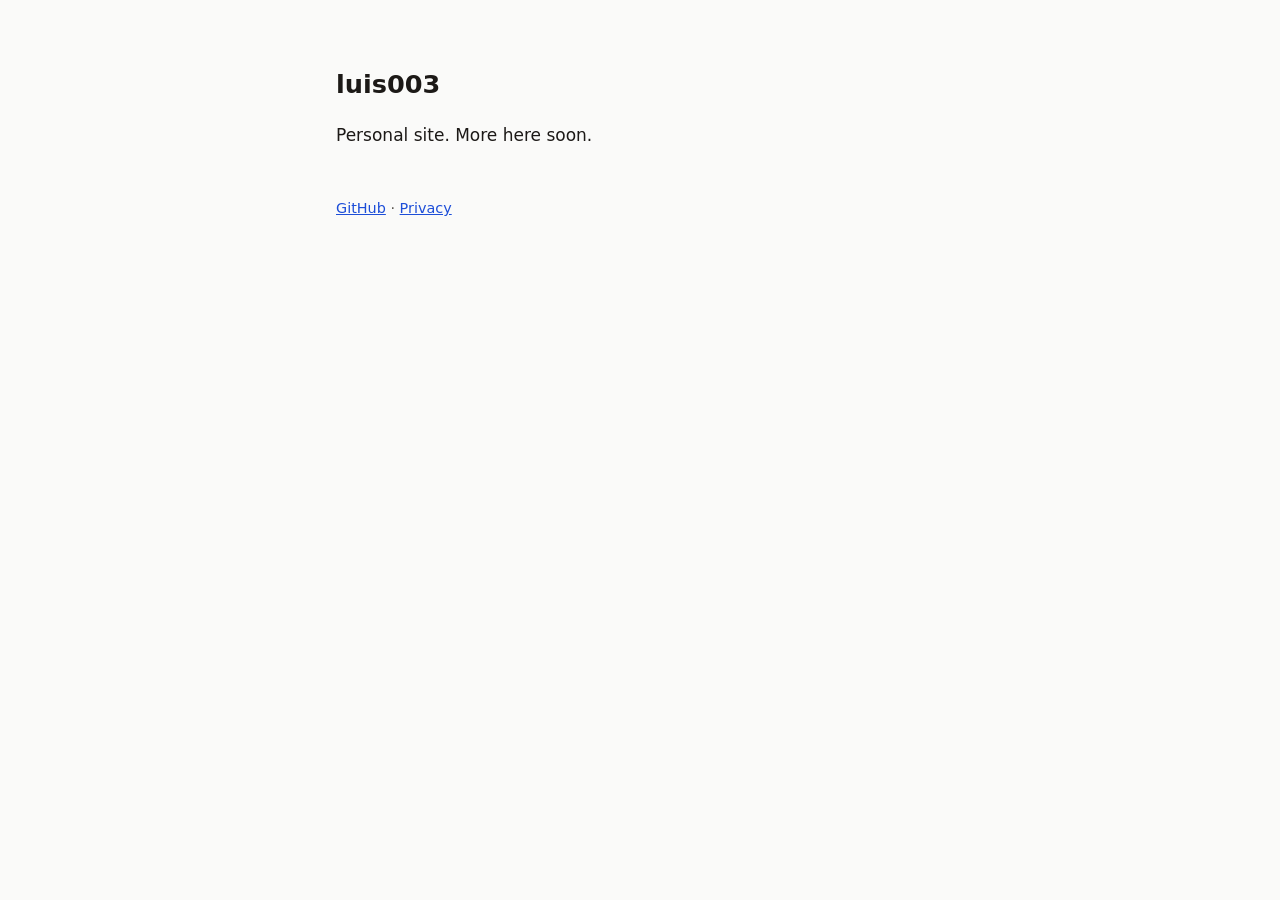
<file: index.html>
<!doctype html>
<html lang="en">
<head>
<meta charset="utf-8">
<meta name="viewport" content="width=device-width, initial-scale=1">
<title>luis003</title>
<link rel="stylesheet" href="/style.css">
</head>
<body>
<main>
<h1>luis003</h1>
<p>Personal site. More here soon.</p>
<footer class="muted">
<a href="https://github.com/luis003">GitHub</a> &middot; <a href="/privacy/">Privacy</a>
</footer>
</main>
</body>
</html>
</file>
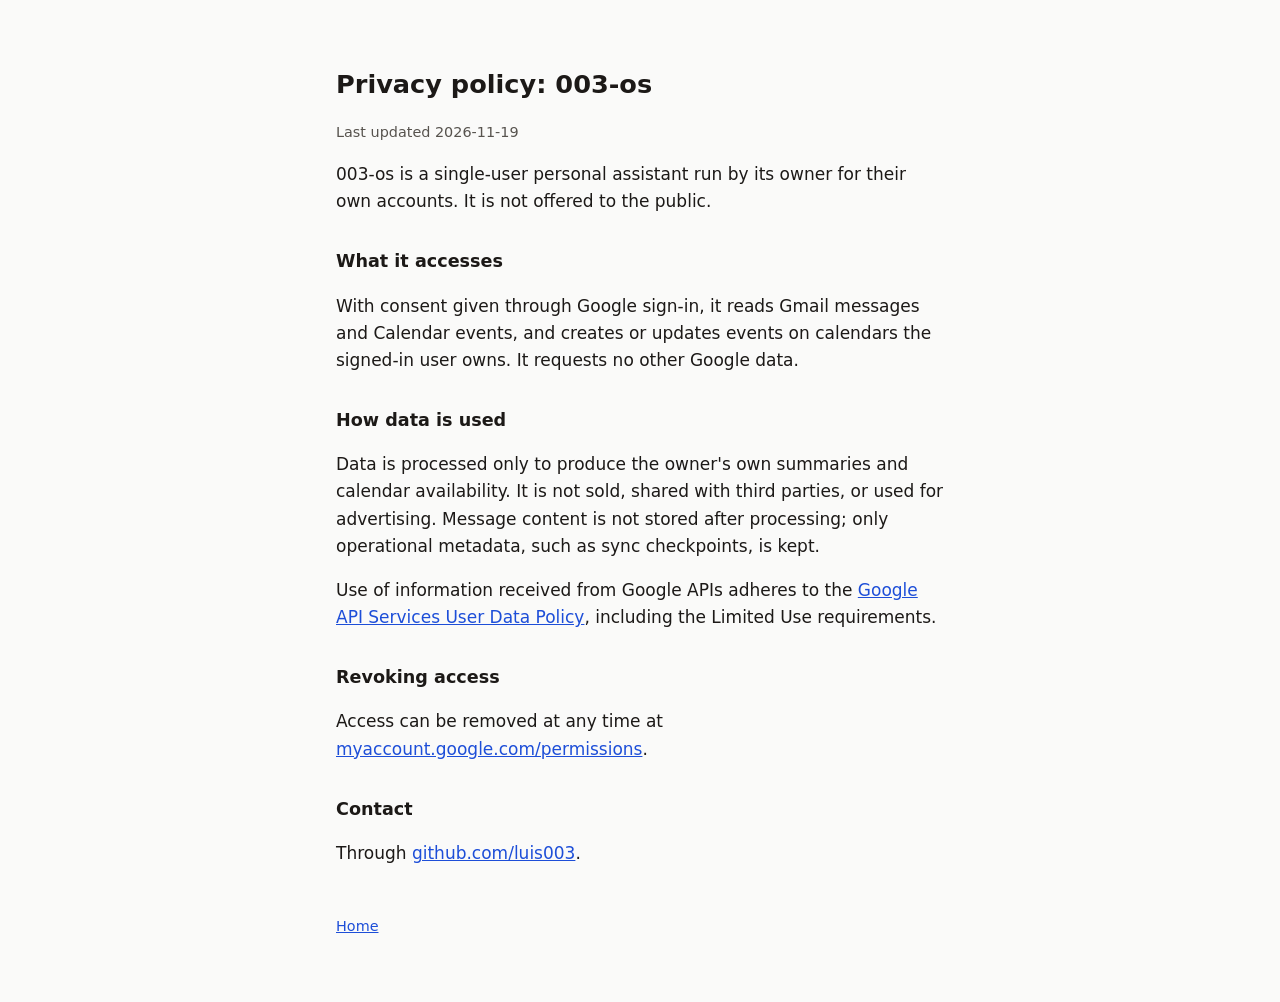
<file: privacy/index.html>
<!doctype html>
<html lang="en">
<head>
<meta charset="utf-8">
<meta name="viewport" content="width=device-width, initial-scale=1">
<title>Privacy - 003-os</title>
<link rel="stylesheet" href="/style.css">
</head>
<body>
<main>
<h1>Privacy policy: 003-os</h1>
<p class="muted">Last updated 2026-11-19</p>

<p>003-os is a single-user personal assistant run by its owner for their own
accounts. It is not offered to the public.</p>

<h2>What it accesses</h2>
<p>With consent given through Google sign-in, it reads Gmail messages and
Calendar events, and creates or updates events on calendars the signed-in user
owns. It requests no other Google data.</p>

<h2>How data is used</h2>
<p>Data is processed only to produce the owner's own summaries and calendar
availability. It is not sold, shared with third parties, or used for
advertising. Message content is not stored after processing; only operational
metadata, such as sync checkpoints, is kept.</p>

<p>Use of information received from Google APIs adheres to the
<a href="https://developers.google.com/terms/api-services-user-data-policy">Google
API Services User Data Policy</a>, including the Limited Use requirements.</p>

<h2>Revoking access</h2>
<p>Access can be removed at any time at
<a href="https://myaccount.google.com/permissions">myaccount.google.com/permissions</a>.</p>

<h2>Contact</h2>
<p>Through <a href="https://github.com/luis003">github.com/luis003</a>.</p>

<footer class="muted"><a href="/">Home</a></footer>
</main>
</body>
</html>
</file>
<file: style.css>
:root { --bg: #fafaf9; --fg: #1c1917; --muted: #57534e; --link: #1d4ed8; }
@media (prefers-color-scheme: dark) {
  :root { --bg: #0c0a09; --fg: #e7e5e4; --muted: #a8a29e; --link: #93c5fd; }
}
* { box-sizing: border-box; }
body { margin: 0; background: var(--bg); color: var(--fg);
  font: 17px/1.6 system-ui, -apple-system, "Segoe UI", sans-serif; }
main { max-width: 40rem; margin: 0 auto; padding: 4rem 1rem; }
h1 { font-size: 1.6rem; margin: 0 0 1rem; }
h2 { font-size: 1.1rem; margin: 2rem 0 0.5rem; }
p, li { color: var(--fg); }
.muted { color: var(--muted); font-size: 0.9rem; }
a { color: var(--link); }
footer { margin-top: 3rem; }
</file>
